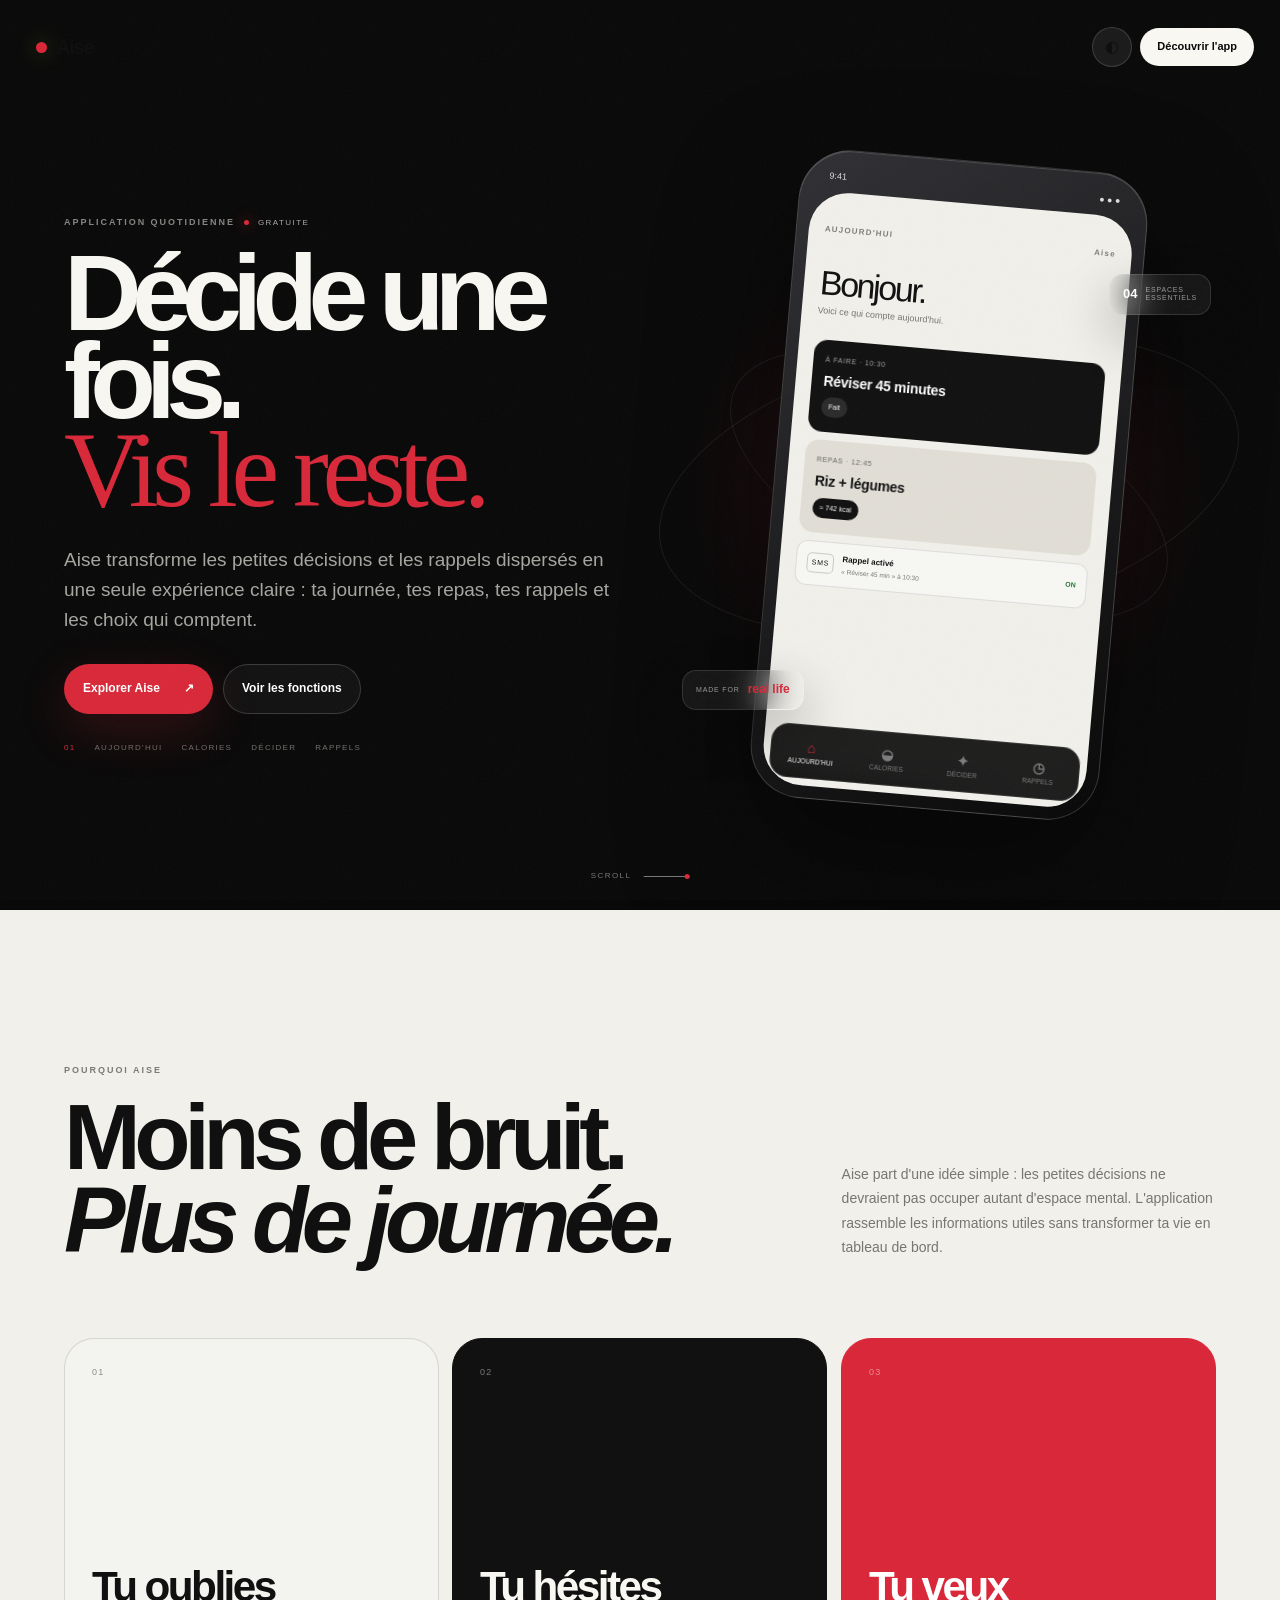
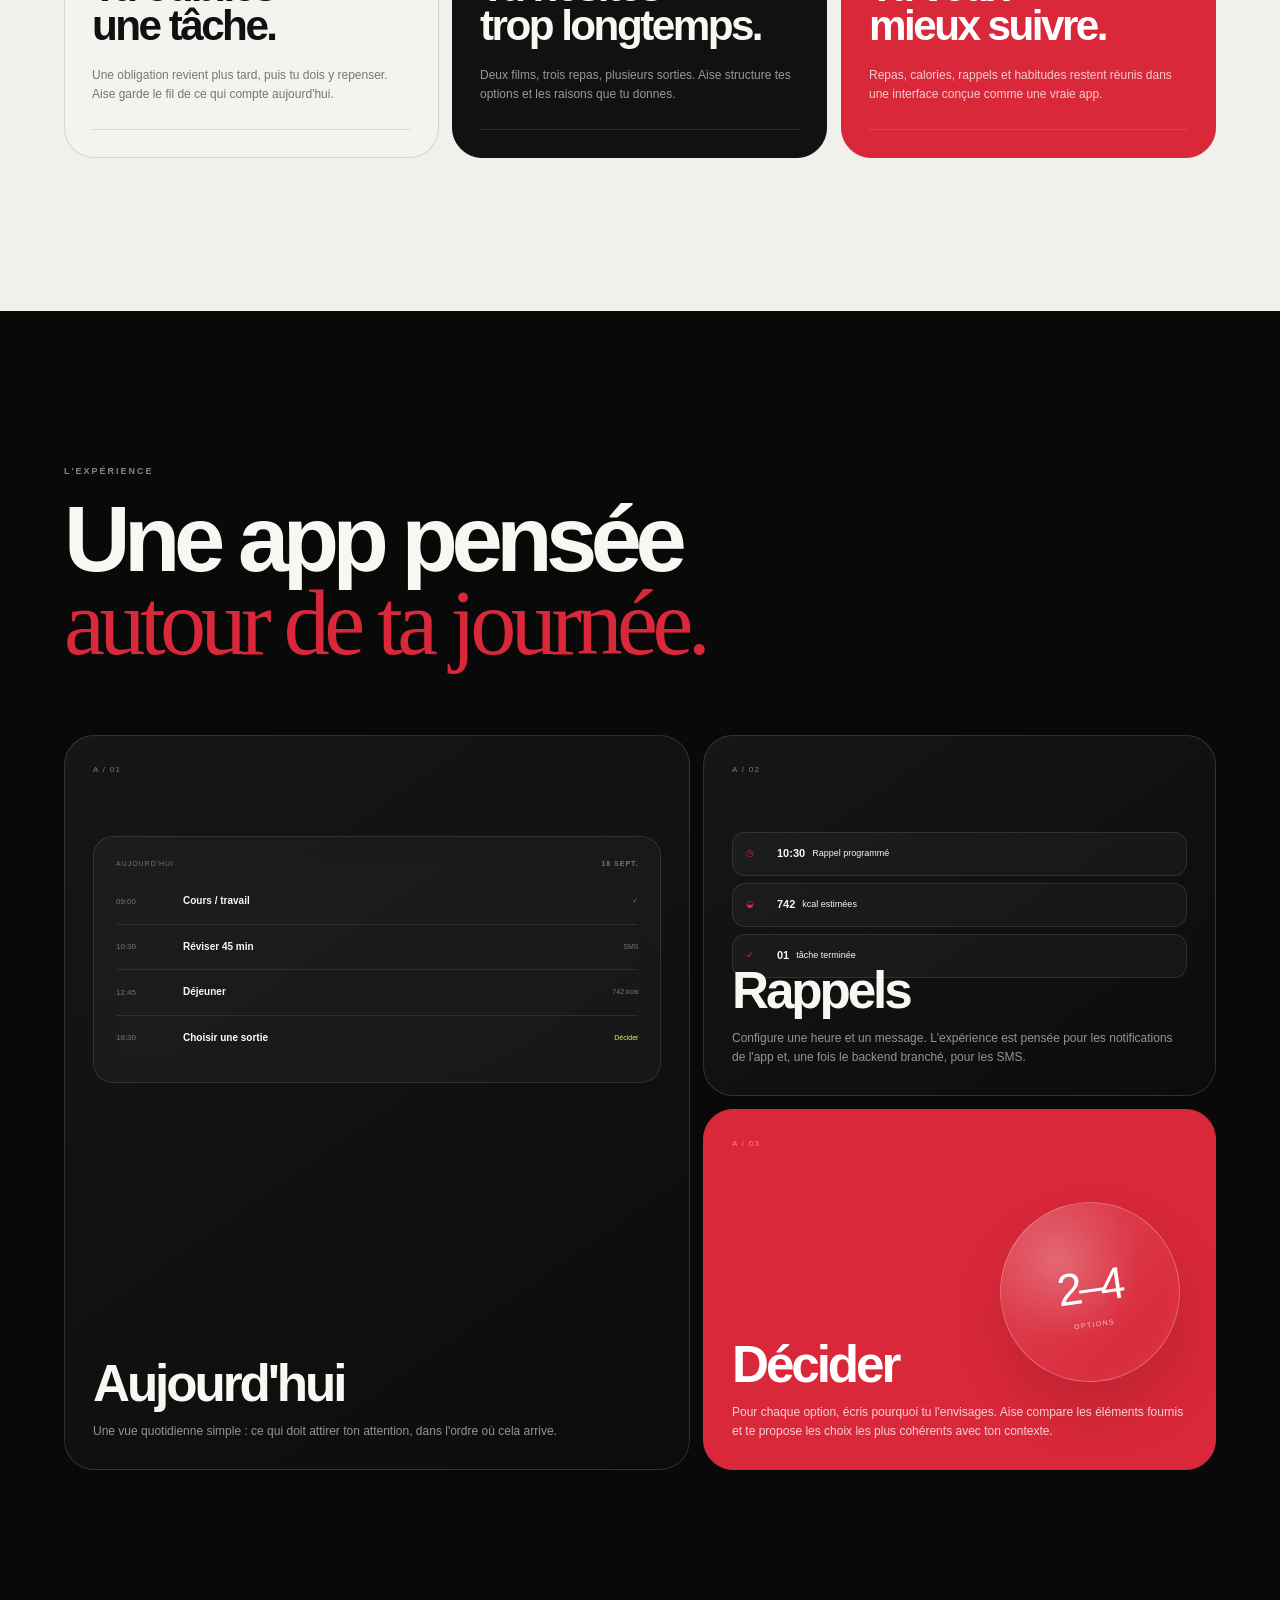
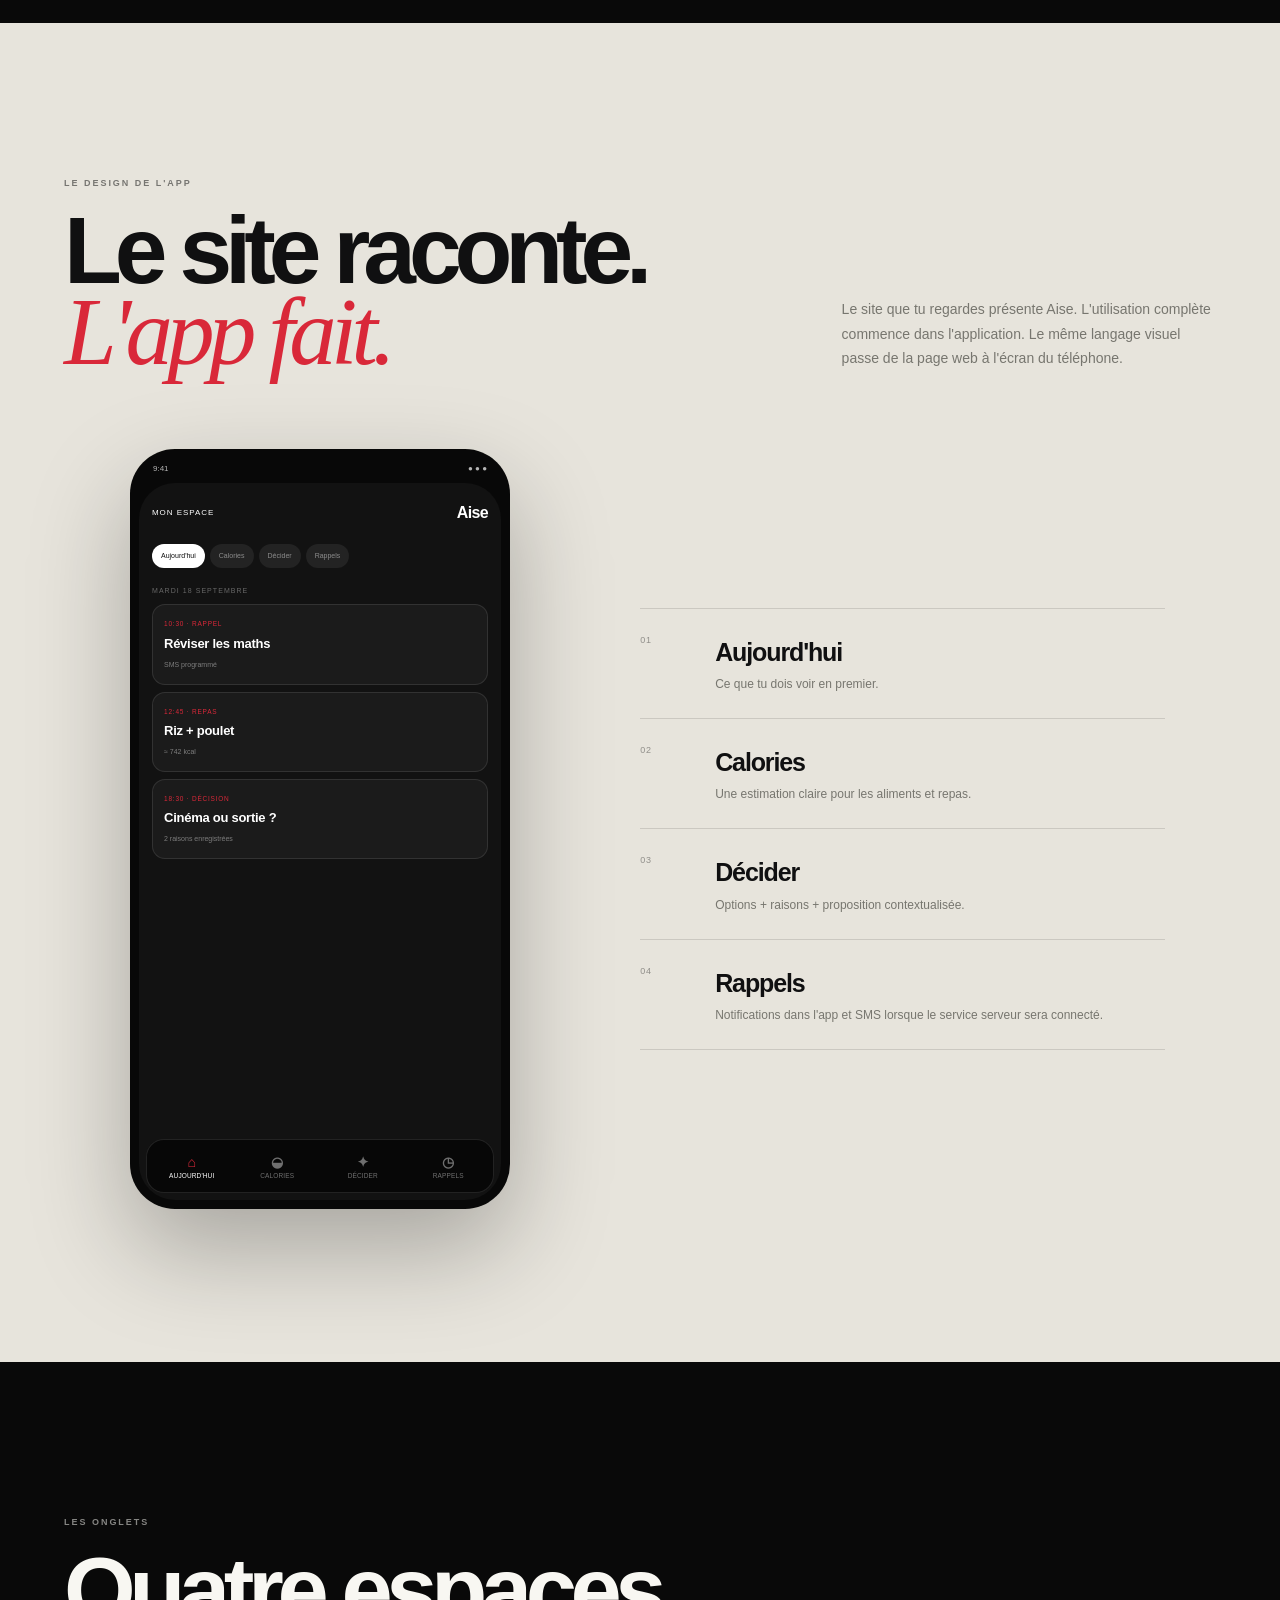
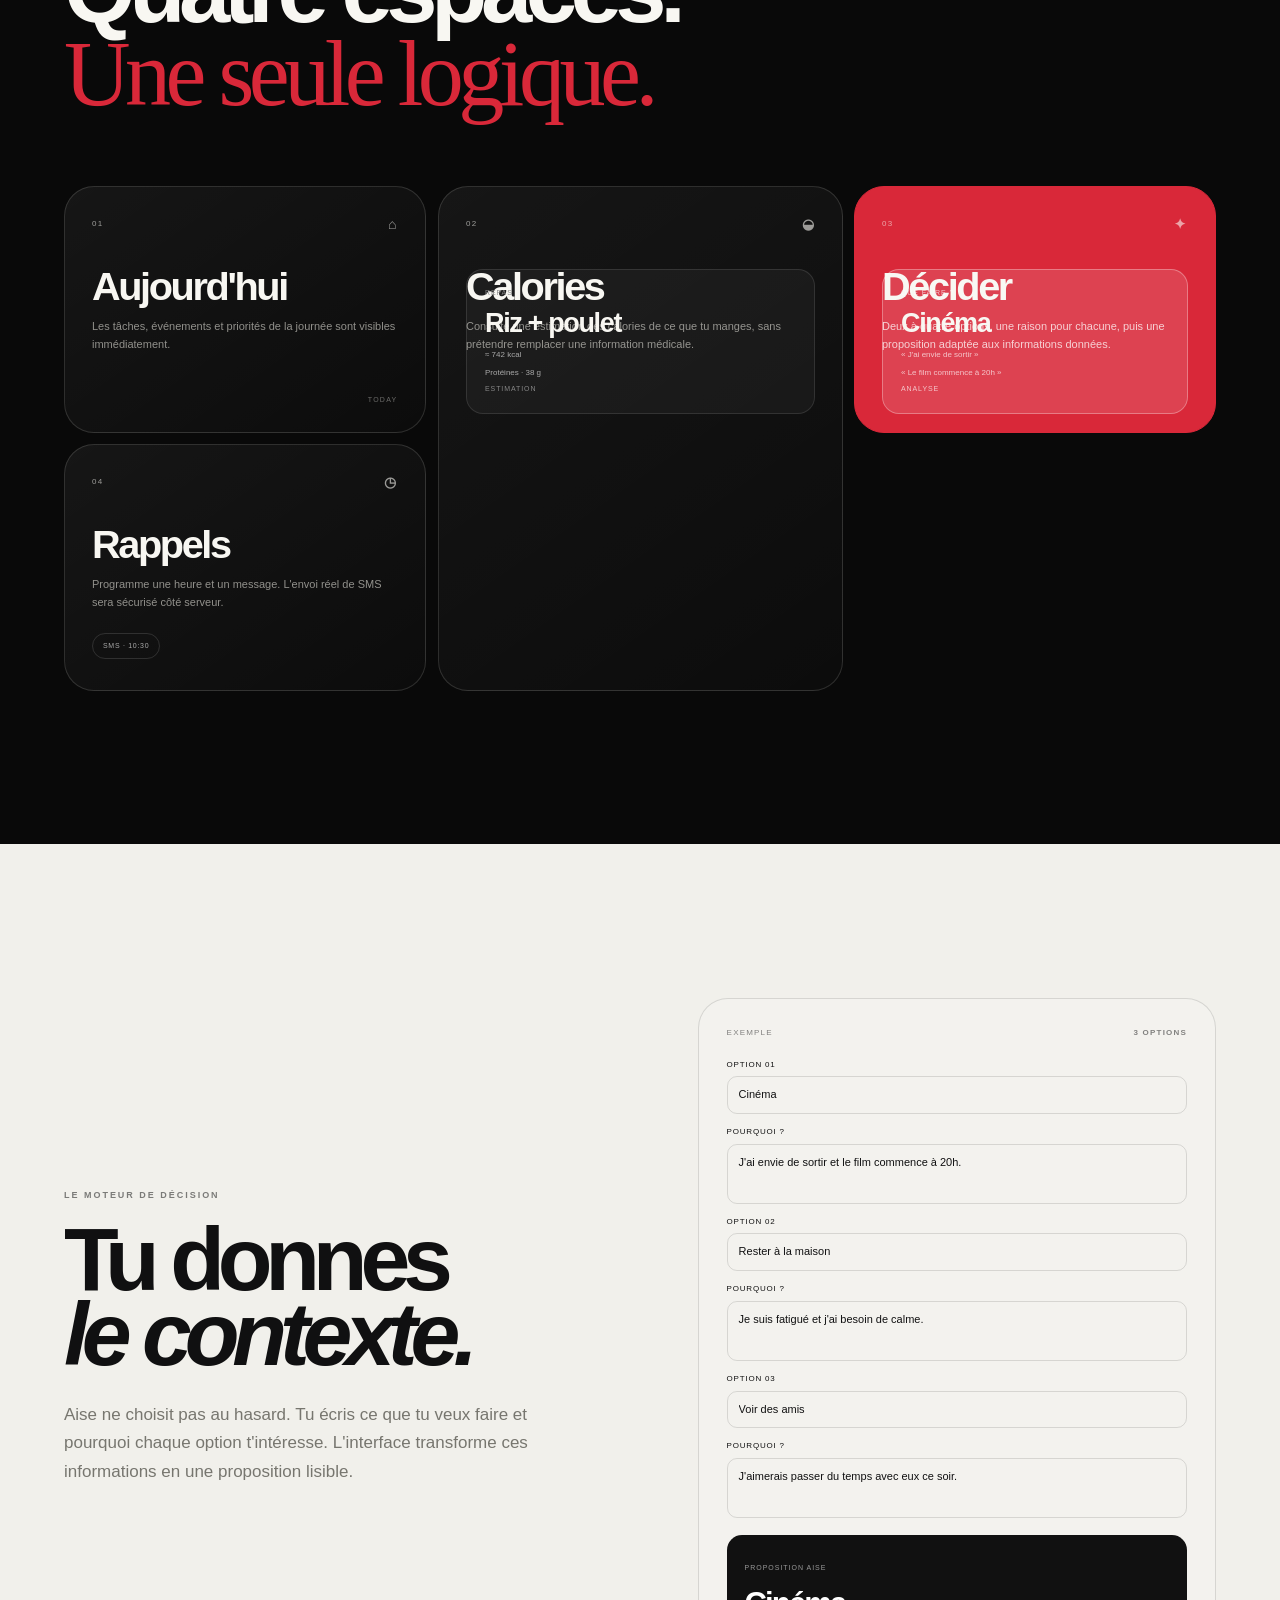
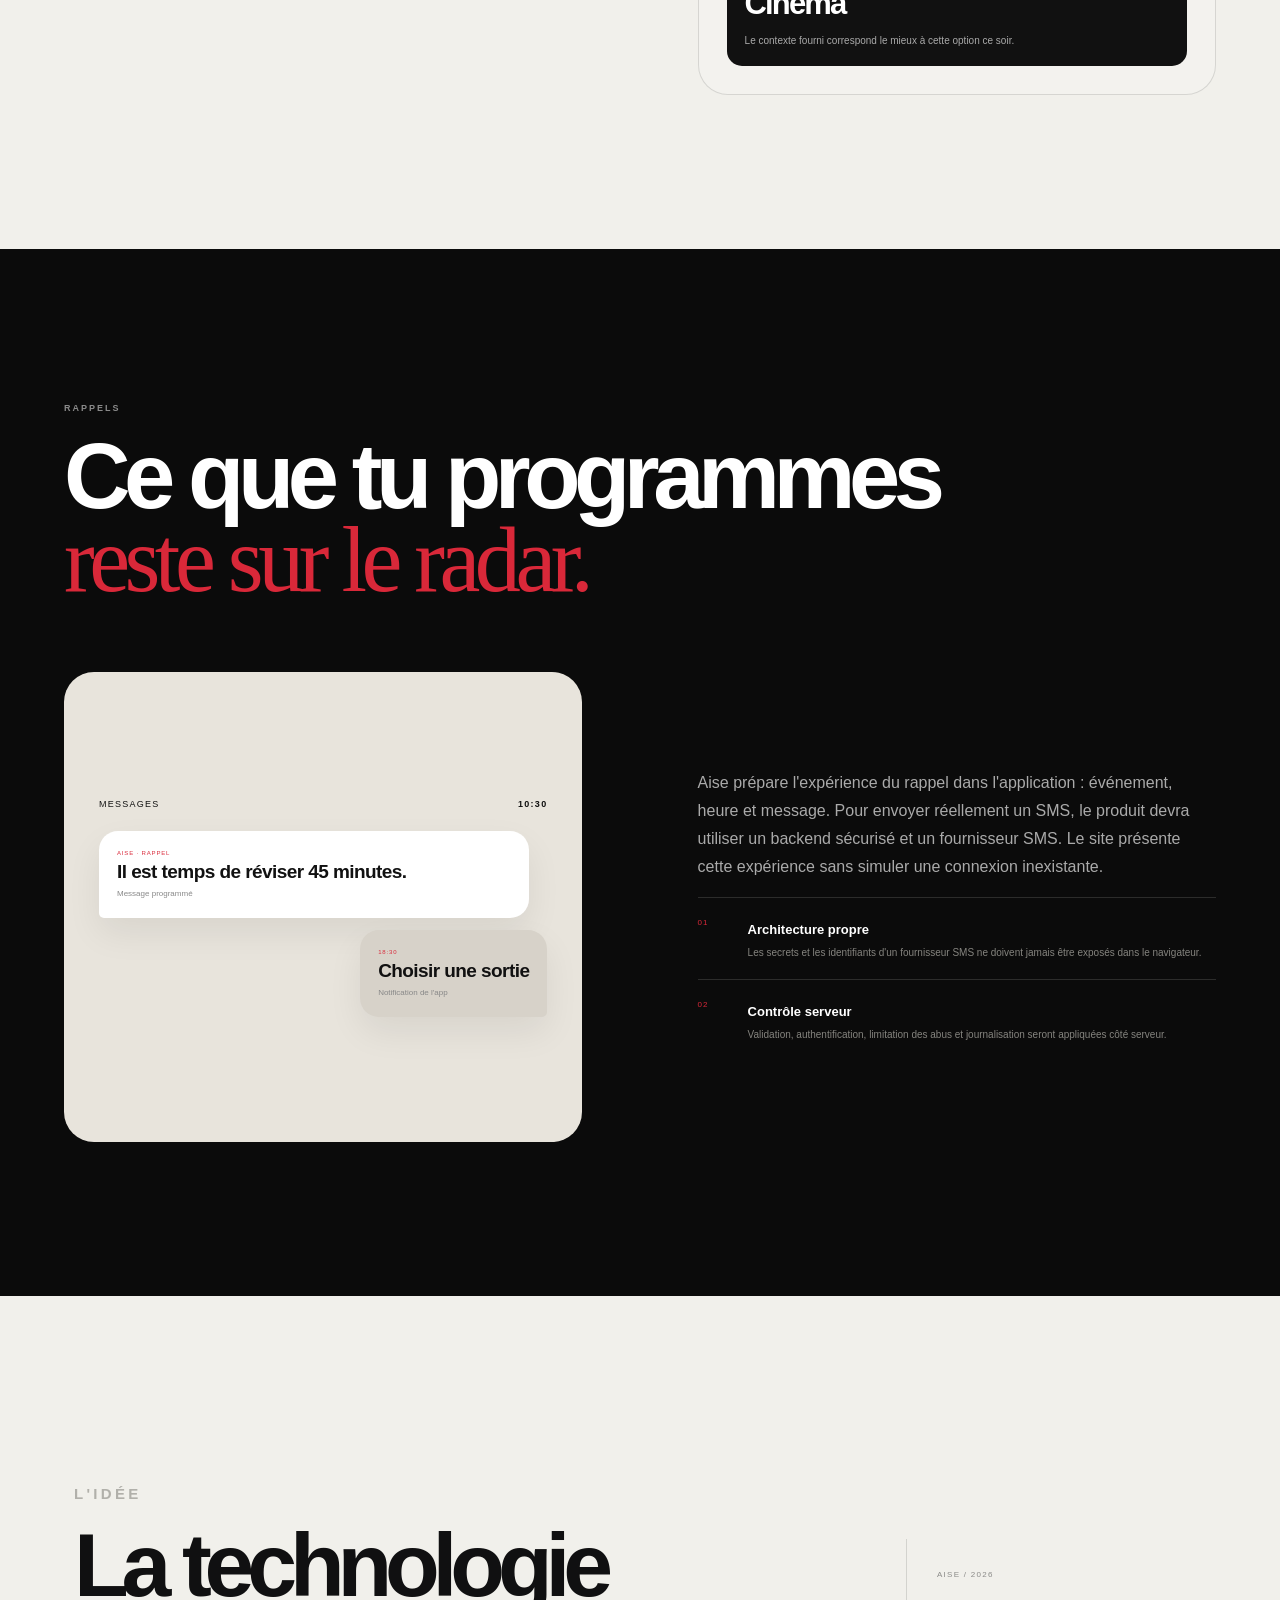
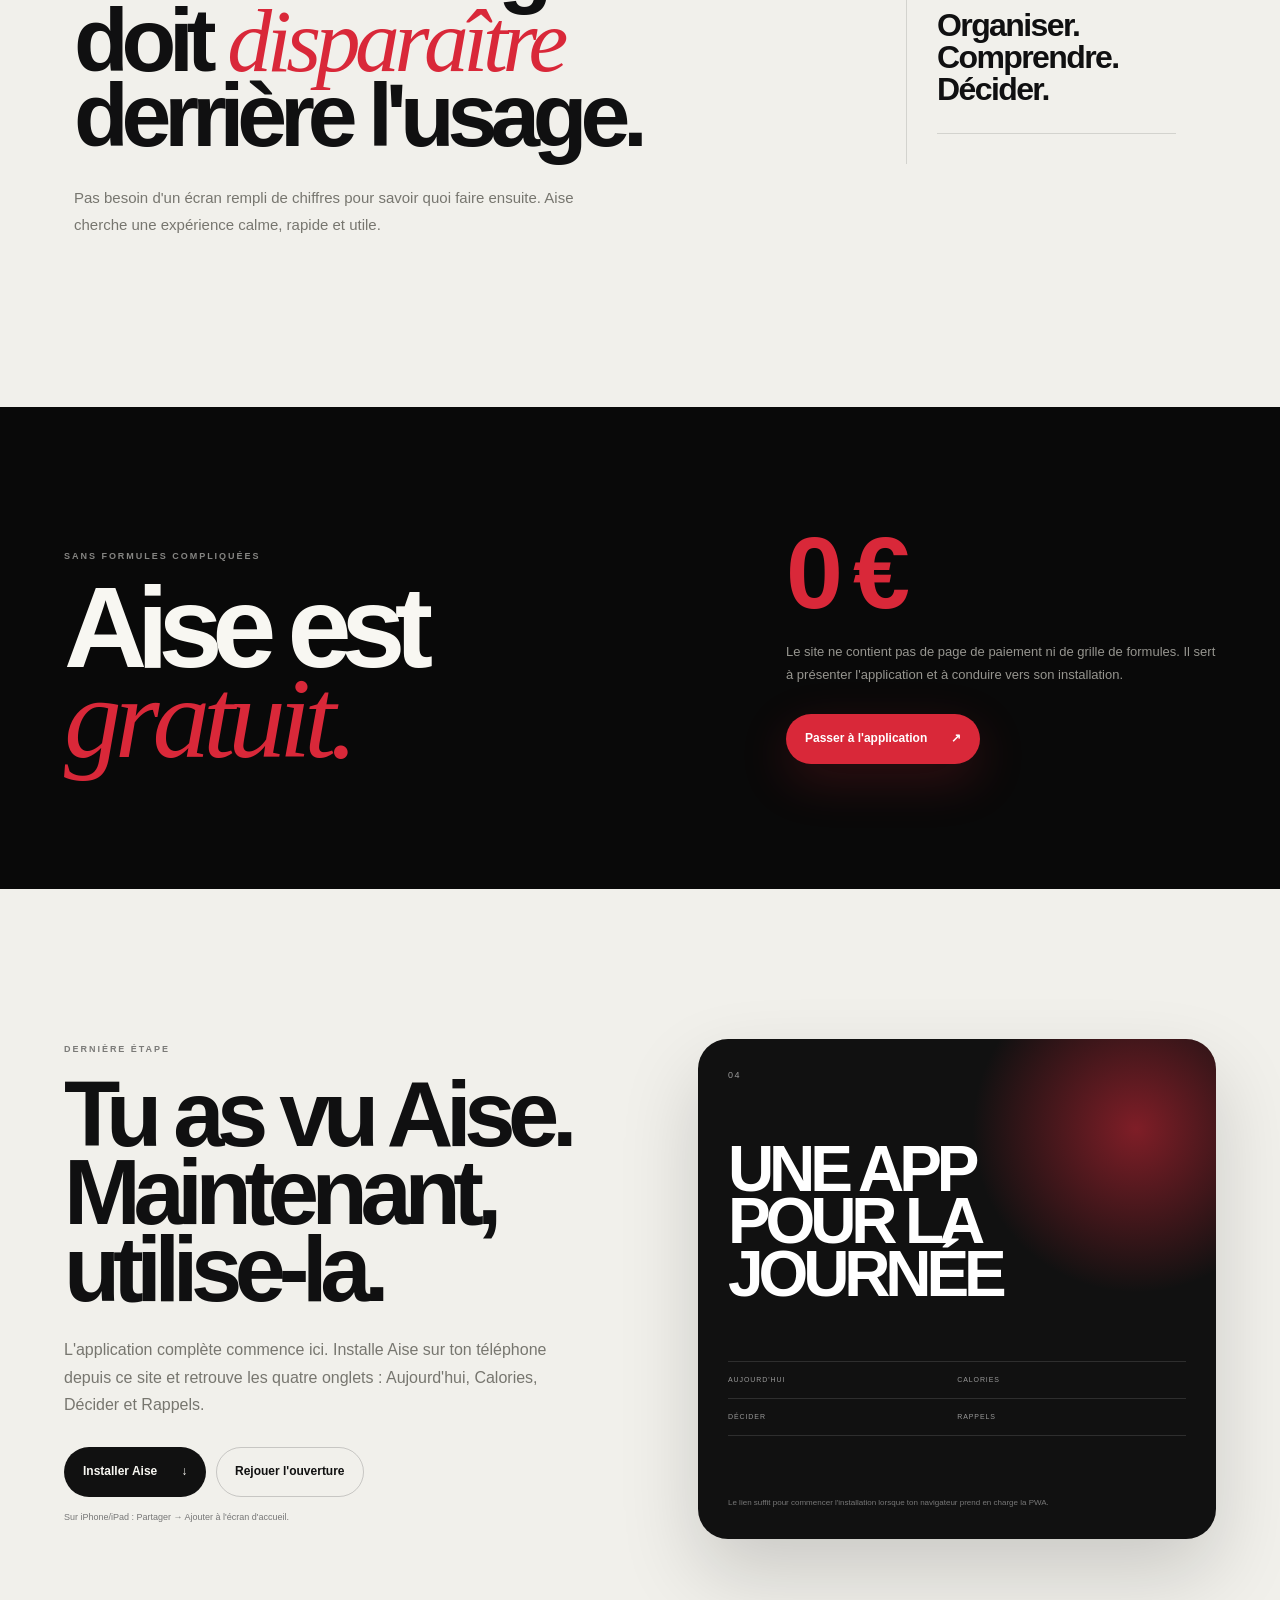
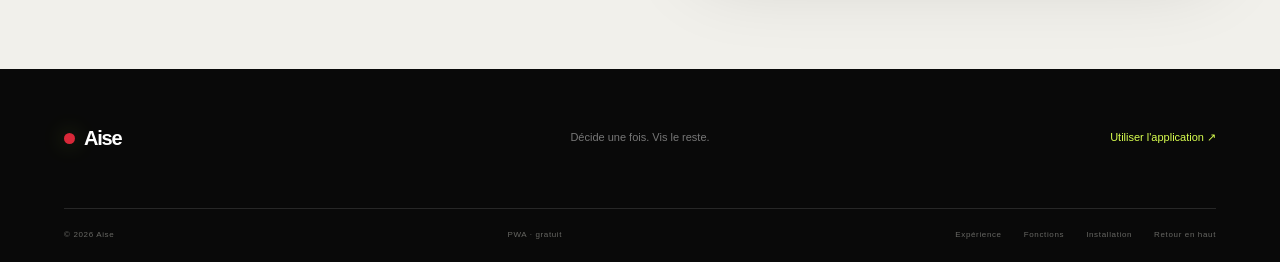
<file: index.html>
<!doctype html>
<html lang="fr">
<head>
  <meta charset="utf-8">
  <meta name="viewport" content="width=device-width, initial-scale=1, viewport-fit=cover">
  <meta name="theme-color" content="#d92839">
  <meta name="description" content="Aise — l'application qui aide à organiser sa journée, suivre ses repas, programmer des rappels et prendre des décisions.">
  <meta name="referrer" content="strict-origin-when-cross-origin">
  <meta name="robots" content="index,follow">
  <meta name="color-scheme" content="dark light">
  <title>Aise — Décide une fois. Vis le reste.</title>
  <link rel="manifest" href="/manifest.webmanifest">
  <link rel="icon" href="/assets/icon.svg" type="image/svg+xml">
  <link rel="stylesheet" href="/styles.css">
</head>
<body>
  <!-- Opening cinematic: the red cover splits like a cracked gift wrapper. -->
  <div class="opening" id="opening" aria-hidden="true">
    <div class="opening-panel opening-panel-left"></div>
    <div class="opening-panel opening-panel-right"></div>
    <div class="opening-crack" aria-hidden="true"><i></i><i></i><i></i><i></i><i></i><i></i></div>
    <div class="opening-brand"><span class="logo-mark"></span><strong>Aise</strong><small>Décide une fois. Vis le reste.</small></div>
  </div>

  <div class="grain" aria-hidden="true"></div>
  <div class="ambient ambient-a" aria-hidden="true"></div>
  <div class="ambient ambient-b" aria-hidden="true"></div>

  <header class="site-nav" id="siteNav">
    <a class="logo" href="#top" aria-label="Aise, accueil"><span class="logo-mark"></span><span>Aise</span></a>
    <nav class="desktop-nav" id="desktopNav" aria-label="Navigation principale">
      <a href="#problem">Pourquoi</a>
      <a href="#experience">Expérience</a>
      <a href="#features">Fonctions</a>
      <a href="#install">Installer</a>
    </nav>
    <div class="nav-right">
      <button class="theme-button" id="themeButton" type="button" aria-label="Changer de thème" aria-pressed="false">◐</button>
      <a class="nav-button" href="#install">Découvrir l'app</a>
      <button class="menu-button" id="menuButton" type="button" aria-label="Ouvrir le menu" aria-expanded="false" aria-controls="desktopNav"><span></span><span></span></button>
    </div>
  </header>

  <main id="top">
    <section class="hero dark-section section" data-section>
      <div class="hero-grid">
        <div class="hero-copy reveal" data-reveal>
          <div class="eyebrow-row"><p class="kicker">APPLICATION QUOTIDIENNE</p><span class="live-dot"></span><span class="live-label">GRATUITE</span></div>
          <h1>Décide une fois.<br><span>Vis le reste.</span></h1>
          <p class="hero-lead">Aise transforme les petites décisions et les rappels dispersés en une seule expérience claire : ta journée, tes repas, tes rappels et les choix qui comptent.</p>
          <div class="actions">
            <a class="button button-accent" href="#experience">Explorer Aise <span>↗</span></a>
            <a class="button button-outline" href="#features">Voir les fonctions</a>
          </div>
          <div class="hero-meta"><span>01</span><span>AUJOURD'HUI</span><span>CALORIES</span><span>DÉCIDER</span><span>RAPPELS</span></div>
        </div>

        <div class="hero-art reveal" data-reveal aria-label="Aperçu visuel de l'application Aise">
          <div class="art-glow"></div>
          <div class="orbit orbit-one"></div><div class="orbit orbit-two"></div>
          <div class="phone-shell app-phone">
            <div class="phone-status"><span>9:41</span><span>● ● ●</span></div>
            <div class="phone-screen">
              <div class="phone-head"><span>AUJOURD'HUI</span><strong>Aise</strong></div>
              <p class="phone-greeting">Bonjour.</p>
              <p class="phone-sub">Voici ce qui compte aujourd'hui.</p>
              <div class="phone-card primary-card"><small>À FAIRE · 10:30</small><strong>Réviser 45 minutes</strong><button type="button" class="mini-action">Fait</button></div>
              <div class="phone-card secondary-card"><small>REPAS · 12:45</small><strong>Riz + légumes</strong><button type="button" class="mini-action">≈ 742 kcal</button></div>
              <div class="phone-reminder"><span>SMS</span><div><strong>Rappel activé</strong><small>« Réviser 45 min » à 10:30</small></div><b>ON</b></div>
              <div class="phone-nav app-bottom-nav" aria-label="Onglets de l'application"><span class="active"><b>⌂</b>Aujourd'hui</span><span><b>◒</b>Calories</span><span><b>✦</b>Décider</span><span><b>◷</b>Rappels</span></div>
            </div>
          </div>
          <div class="floating-tag tag-top"><b>04</b><span>espaces<br>essentiels</span></div>
          <div class="floating-tag tag-bottom"><span>made for</span><b>real life</b></div>
        </div>
      </div>
      <div class="scroll-cue" aria-hidden="true"><span>SCROLL</span><i></i></div>
    </section>

    <section id="problem" class="section light-section problem-section" data-section>
      <div class="section-intro split-intro reveal" data-reveal>
        <div><p class="kicker">POURQUOI AISE</p><h2>Moins de bruit.<br><em>Plus de journée.</em></h2></div>
        <p>Aise part d'une idée simple : les petites décisions ne devraient pas occuper autant d'espace mental. L'application rassemble les informations utiles sans transformer ta vie en tableau de bord.</p>
      </div>
      <div class="editorial-grid">
        <article class="number-card reveal" data-reveal><span>01</span><strong>Tu oublies<br>une tâche.</strong><p>Une obligation revient plus tard, puis tu dois y repenser. Aise garde le fil de ce qui compte aujourd'hui.</p><div class="card-line"></div></article>
        <article class="number-card dark-card reveal" data-reveal><span>02</span><strong>Tu hésites<br>trop longtemps.</strong><p>Deux films, trois repas, plusieurs sorties. Aise structure tes options et les raisons que tu donnes.</p><div class="card-line"></div></article>
        <article class="number-card accent-card reveal" data-reveal><span>03</span><strong>Tu veux<br>mieux suivre.</strong><p>Repas, calories, rappels et habitudes restent réunis dans une interface conçue comme une vraie app.</p><div class="card-line"></div></article>
      </div>
    </section>

    <section id="experience" class="section dark-section experience-section" data-section>
      <div class="wide-title reveal" data-reveal>
        <p class="kicker">L'EXPÉRIENCE</p>
        <h2>Une app pensée<br><span>autour de ta journée.</span></h2>
      </div>
      <div class="experience-layout">
        <article class="feature-story story-large reveal" data-reveal>
          <div class="story-index">A / 01</div>
          <div class="story-visual routine-visual">
            <div class="routine-header"><span>AUJOURD'HUI</span><b>18 SEPT.</b></div>
            <div class="routine-line"><span>09:00</span><b>Cours / travail</b><i>✓</i></div>
            <div class="routine-line"><span>10:30</span><b>Réviser 45 min</b><i>SMS</i></div>
            <div class="routine-line"><span>12:45</span><b>Déjeuner</b><i>742 kcal</i></div>
            <div class="routine-line active"><span>18:30</span><b>Choisir une sortie</b><i>Décider</i></div>
          </div>
          <div class="story-copy"><h3>Aujourd'hui</h3><p>Une vue quotidienne simple : ce qui doit attirer ton attention, dans l'ordre où cela arrive.</p></div>
        </article>
        <article class="feature-story story-small reveal" data-reveal>
          <div class="story-index">A / 02</div>
          <div class="glass-list"><div><span>◷</span><strong>10:30</strong> Rappel programmé</div><div><span>◒</span><strong>742</strong> kcal estimées</div><div><span>✓</span><strong>01</strong> tâche terminée</div></div>
          <div class="story-copy"><h3>Rappels</h3><p>Configure une heure et un message. L'expérience est pensée pour les notifications de l'app et, une fois le backend branché, pour les SMS.</p></div>
        </article>
        <article class="feature-story story-accent reveal" data-reveal>
          <div class="story-index">A / 03</div>
          <div class="decision-orb"><span>2–4</span><small>OPTIONS</small></div>
          <div class="story-copy"><h3>Décider</h3><p>Pour chaque option, écris pourquoi tu l'envisages. Aise compare les éléments fournis et te propose les choix les plus cohérents avec ton contexte.</p></div>
        </article>
      </div>
    </section>

    <section class="section light-section app-preview-section" data-section>
      <div class="app-preview-heading reveal" data-reveal>
        <div><p class="kicker">LE DESIGN DE L'APP</p><h2>Le site raconte.<br><em>L'app fait.</em></h2></div>
        <p>Le site que tu regardes présente Aise. L'utilisation complète commence dans l'application. Le même langage visuel passe de la page web à l'écran du téléphone.</p>
      </div>
      <div class="app-showcase reveal" data-reveal>
        <div class="showcase-phone">
          <div class="showcase-status"><span>9:41</span><span>● ● ●</span></div>
          <div class="showcase-screen">
            <div class="showcase-top"><span>MON ESPACE</span><strong>Aise</strong></div>
            <div class="showcase-tabs" role="tablist" aria-label="Aperçu des écrans"><button class="active" type="button" data-preview="today">Aujourd'hui</button><button type="button" data-preview="calories">Calories</button><button type="button" data-preview="decide">Décider</button><button type="button" data-preview="reminders">Rappels</button></div>
            <div class="preview-panel is-active" data-panel="today"><div class="showcase-date">MARDI 18 SEPTEMBRE</div><div class="showcase-task"><small>10:30 · RAPPEL</small><strong>Réviser les maths</strong><span>SMS programmé</span></div><div class="showcase-task"><small>12:45 · REPAS</small><strong>Riz + poulet</strong><span>≈ 742 kcal</span></div><div class="showcase-task"><small>18:30 · DÉCISION</small><strong>Cinéma ou sortie ?</strong><span>2 raisons enregistrées</span></div></div>
            <div class="preview-panel" data-panel="calories"><div class="metric-hero"><span>REPAS DU JOUR</span><strong>742</strong><small>kcal estimées</small></div><div class="macro-row"><span>Glucides</span><b>82 g</b></div><div class="macro-row"><span>Protéines</span><b>38 g</b></div><div class="macro-row"><span>Lipides</span><b>21 g</b></div><p class="preview-note">Une estimation, pas une mesure médicale.</p></div>
            <div class="preview-panel" data-panel="decide"><div class="decision-demo"><span>QUE FAIRE CE SOIR ?</span><strong>Cinéma</strong><p>« J'ai envie de sortir. Le film commence à 20h. »</p><div><b>01</b><b>02</b><b>03</b></div><small>PROPOSITION CONTEXTUELLE</small></div></div>
            <div class="preview-panel" data-panel="reminders"><div class="sms-mini"><span>RAPPEL</span><strong>Réviser 45 minutes</strong><small>18 septembre · 10:30</small><b>SMS PRÊT</b></div><div class="sms-mini ghost"><span>NEXT</span><strong>Choisir une sortie</strong><small>18 septembre · 18:30</small><b>NOTIFICATION APP</b></div></div>
            <div class="phone-nav app-bottom-nav" aria-label="Navigation de l'application"><span class="active"><b>⌂</b>Aujourd'hui</span><span><b>◒</b>Calories</span><span><b>✦</b>Décider</span><span><b>◷</b>Rappels</span></div>
          </div>
        </div>
        <div class="showcase-copy">
          <div class="showcase-line"><span>01</span><div><strong>Aujourd'hui</strong><p>Ce que tu dois voir en premier.</p></div></div>
          <div class="showcase-line"><span>02</span><div><strong>Calories</strong><p>Une estimation claire pour les aliments et repas.</p></div></div>
          <div class="showcase-line"><span>03</span><div><strong>Décider</strong><p>Options + raisons + proposition contextualisée.</p></div></div>
          <div class="showcase-line"><span>04</span><div><strong>Rappels</strong><p>Notifications dans l'app et SMS lorsque le service serveur sera connecté.</p></div></div>
        </div>
      </div>
    </section>

    <section id="features" class="section dark-section feature-section" data-section>
      <div class="wide-title reveal" data-reveal><p class="kicker">LES ONGLETS</p><h2>Quatre espaces.<br><span>Une seule logique.</span></h2></div>
      <div class="feature-mosaic app-feature-mosaic">
        <article class="mosaic-card reveal" data-reveal><div class="mosaic-top"><span>01</span><b>⌂</b></div><h3>Aujourd'hui</h3><p>Les tâches, événements et priorités de la journée sont visibles immédiatement.</p><div class="mosaic-index">TODAY</div></article>
        <article class="mosaic-card tall reveal" data-reveal><div class="mosaic-top"><span>02</span><b>◒</b></div><div class="mini-ui calories-ui"><span>REPAS</span><strong>Riz + poulet</strong><i>≈ 742 kcal</i><i>Protéines · 38 g</i><small>ESTIMATION</small></div><h3>Calories</h3><p>Consulte une estimation des calories de ce que tu manges, sans prétendre remplacer une information médicale.</p></article>
        <article class="mosaic-card accent-mosaic reveal" data-reveal><div class="mosaic-top"><span>03</span><b>✦</b></div><div class="mini-ui decide-ui"><span>QUE FAIRE ?</span><strong>Cinéma</strong><i>« J'ai envie de sortir »</i><i>« Le film commence à 20h »</i><small>ANALYSE</small></div><h3>Décider</h3><p>Deux à quatre options, une raison pour chacune, puis une proposition adaptée aux informations données.</p></article>
        <article class="mosaic-card reveal" data-reveal><div class="mosaic-top"><span>04</span><b>◷</b></div><h3>Rappels</h3><p>Programme une heure et un message. L'envoi réel de SMS sera sécurisé côté serveur.</p><div class="sms-chip">SMS · 10:30</div></article>
      </div>
    </section>

    <section class="section light-section decision-detail" data-section>
      <div class="decision-detail-grid">
        <div class="reveal" data-reveal><p class="kicker">LE MOTEUR DE DÉCISION</p><h2>Tu donnes<br><em>le contexte.</em></h2><p class="large-copy">Aise ne choisit pas au hasard. Tu écris ce que tu veux faire et pourquoi chaque option t'intéresse. L'interface transforme ces informations en une proposition lisible.</p></div>
        <div class="decision-form-demo reveal" data-reveal>
          <div class="demo-top"><span>EXEMPLE</span><b>3 OPTIONS</b></div>
          <label>Option 01<input value="Cinéma" readonly></label><label>Pourquoi ?<textarea readonly>J'ai envie de sortir et le film commence à 20h.</textarea></label>
          <label>Option 02<input value="Rester à la maison" readonly></label><label>Pourquoi ?<textarea readonly>Je suis fatigué et j'ai besoin de calme.</textarea></label>
          <label>Option 03<input value="Voir des amis" readonly></label><label>Pourquoi ?<textarea readonly>J'aimerais passer du temps avec eux ce soir.</textarea></label>
          <div class="demo-result"><small>PROPOSITION AISE</small><strong>Cinéma</strong><p>Le contexte fourni correspond le mieux à cette option ce soir.</p></div>
        </div>
      </div>
    </section>

    <section class="section dark-section reminder-detail" data-section>
      <div class="wide-title reveal" data-reveal><p class="kicker">RAPPELS</p><h2>Ce que tu programmes<br><span>reste sur le radar.</span></h2></div>
      <div class="reminder-layout">
        <div class="sms-visual reveal" data-reveal>
          <div class="sms-phone-header"><span>MESSAGES</span><b>10:30</b></div>
          <div class="sms-bubble"><small>AISE · RAPPEL</small><strong>Il est temps de réviser 45 minutes.</strong><span>Message programmé</span></div>
          <div class="sms-bubble ghost"><small>18:30</small><strong>Choisir une sortie</strong><span>Notification de l'app</span></div>
        </div>
        <div class="reminder-copy reveal" data-reveal><p>Aise prépare l'expérience du rappel dans l'application : événement, heure et message. Pour envoyer réellement un SMS, le produit devra utiliser un backend sécurisé et un fournisseur SMS. Le site présente cette expérience sans simuler une connexion inexistante.</p><div class="security-note"><span>01</span><div><strong>Architecture propre</strong><p>Les secrets et les identifiants d'un fournisseur SMS ne doivent jamais être exposés dans le navigateur.</p></div></div><div class="security-note"><span>02</span><div><strong>Contrôle serveur</strong><p>Validation, authentification, limitation des abus et journalisation seront appliquées côté serveur.</p></div></div></div>
      </div>
    </section>

    <section class="section light-section manifesto-section" data-section>
      <div class="manifesto reveal" data-reveal><p class="kicker">L'IDÉE</p><h2>La technologie<br>doit <em>disparaître</em><br>derrière l'usage.</h2><p>Pas besoin d'un écran rempli de chiffres pour savoir quoi faire ensuite. Aise cherche une expérience calme, rapide et utile.</p></div>
      <div class="manifesto-side reveal" data-reveal><span>AISE / 2026</span><strong>Organiser.<br>Comprendre.<br>Décider.</strong><i></i></div>
    </section>

    <section class="section dark-section free-section" data-section>
      <div class="free-layout reveal" data-reveal><div><p class="kicker">SANS FORMULES COMPLIQUÉES</p><h2>Aise est<br><em>gratuit.</em></h2></div><div class="free-copy"><div class="free-number">0 €</div><p>Le site ne contient pas de page de paiement ni de grille de formules. Il sert à présenter l'application et à conduire vers son installation.</p><a href="#install" class="button button-accent">Passer à l'application <span>↗</span></a></div></div>
    </section>

    <section id="install" class="section light-section install-section" data-section>
      <div class="install-grid reveal" data-reveal>
        <div><p class="kicker">DERNIÈRE ÉTAPE</p><h2>Tu as vu Aise.<br><span>Maintenant, utilise-la.</span></h2><p>L'application complète commence ici. Installe Aise sur ton téléphone depuis ce site et retrouve les quatre onglets : Aujourd'hui, Calories, Décider et Rappels.</p><div class="actions"><button class="button button-dark" id="installButton" type="button">Installer Aise <span>↓</span></button><button class="button button-outline-dark" id="replayOpening" type="button">Rejouer l'ouverture</button></div><p class="install-hint" id="installHint">Sur iPhone/iPad : Partager → Ajouter à l'écran d'accueil.</p></div>
        <div class="install-card"><div class="install-card-number">04</div><strong>UNE APP<br>POUR LA JOURNÉE</strong><div class="install-card-grid"><span>AUJOURD'HUI</span><span>CALORIES</span><span>DÉCIDER</span><span>RAPPELS</span></div><small>Le lien suffit pour commencer l'installation lorsque ton navigateur prend en charge la PWA.</small></div>
      </div>
    </section>
  </main>

  <footer class="site-footer">
    <div class="footer-top"><a class="logo" href="#top"><span class="logo-mark"></span><span>Aise</span></a><p>Décide une fois. Vis le reste.</p><a class="footer-cta" href="#install">Utiliser l'application ↗</a></div>
    <div class="footer-bottom"><span>© 2026 Aise</span><span>PWA · gratuit</span><div><a href="#experience">Expérience</a><a href="#features">Fonctions</a><a href="#install">Installation</a><a href="#top">Retour en haut</a></div></div>
  </footer>

  <script src="/app.js" defer></script>
  <script src="/register-sw.js" defer></script>
</body>
</html>
</file>
<file: styles.css>
:root{
  --paper:#f1f0eb;--paper-2:#e7e4dc;--ink:#101011;--muted:#77766f;
  --black:#090909;--black-2:#111112;--white:#f8f7f2;--line:rgba(16,16,17,.13);--dark-line:rgba(248,247,242,.14);
  --accent:#d92839;--accent-soft:#ff4c5c;--acid:#d9ff4f;--ease:cubic-bezier(.2,.8,.2,1);--ease-sharp:cubic-bezier(.77,0,.18,1);
  --radius:30px;--max:1260px;--nav-h:58px
}
*{box-sizing:border-box}
html{scroll-behavior:smooth;scroll-padding-top:100px}
body{margin:0;background:var(--paper);color:var(--ink);font-family:Inter,-apple-system,BlinkMacSystemFont,"Segoe UI",Arial,sans-serif;line-height:1.45;overflow-x:hidden;text-rendering:optimizeLegibility}
body.light-mode{--paper:#101011;--paper-2:#19191a;--ink:#f7f6f1;--muted:#a5a39b;--black:#f7f6f1;--black-2:#e9e8e1;--white:#111112;--line:rgba(255,255,255,.13)}
body.opening-active{overflow:hidden}
a{color:inherit}
button,input,textarea{font:inherit}
button{touch-action:manipulation}
::selection{background:var(--accent);color:#fff}
.grain{position:fixed;inset:0;z-index:80;pointer-events:none;opacity:.035;background-image:url("data:image/svg+xml,%3Csvg xmlns='http://www.w3.org/2000/svg' width='180' height='180'%3E%3Cfilter id='n'%3E%3CfeTurbulence type='fractalNoise' baseFrequency='.85' numOctaves='3' stitchTiles='stitch'/%3E%3C/filter%3E%3Crect width='100%25' height='100%25' filter='url(%23n)'/%3E%3C/svg%3E")}
.ambient{position:fixed;pointer-events:none;border-radius:50%;filter:blur(90px);opacity:.08;z-index:0}.ambient-a{width:400px;height:400px;background:var(--accent);top:15%;left:-180px}.ambient-b{width:360px;height:360px;background:var(--acid);right:-180px;top:55%}
/* ---------- Cinematic opening ---------- */
.opening{position:fixed;inset:0;z-index:9999;background:var(--accent);display:grid;place-items:center;overflow:hidden;isolation:isolate}
.opening-panel{position:absolute;top:-3%;bottom:-3%;width:53%;background:linear-gradient(115deg,#b81f2d,var(--accent) 55%,#ef3e4e);will-change:transform;transition:transform 1.25s var(--ease-sharp)}
.opening-panel-left{left:-1%;clip-path:polygon(0 0,100% 0,95% 8%,99% 16%,93% 25%,100% 34%,94% 44%,99% 54%,92% 64%,98% 73%,94% 83%,100% 92%,0 100%)}
.opening-panel-right{right:-1%;clip-path:polygon(0 0,100% 0,100% 100%,0 92%,6% 83%,2% 73%,8% 64%,1% 54%,6% 44%,0 34%,7% 25%,1% 16%,5% 8%)}
.opening::before{content:"";position:absolute;inset:0;background:radial-gradient(circle at center,rgba(255,255,255,.2),transparent 30%),repeating-linear-gradient(125deg,transparent 0 18px,rgba(0,0,0,.07) 19px 21px);mix-blend-mode:overlay}
.opening-crack{position:absolute;inset:0;z-index:4;filter:drop-shadow(0 0 8px rgba(255,255,255,.85));transition:opacity .28s ease}
.opening-crack::before{content:"";position:absolute;left:50%;top:-2%;height:104%;width:4px;transform:translateX(-50%) rotate(1deg);background:linear-gradient(to bottom,transparent 0 4%,#fff 4.5% 10%,transparent 10.5% 18%,#fff 18.5% 23%,transparent 23.5% 31%,#fff 31.5% 43%,transparent 43.5% 51%,#fff 51.5% 58%,transparent 58.5% 69%,#fff 69.5% 77%,transparent 77.5% 88%,#fff 88.5% 95%,transparent 95.5%)}
.opening-crack i{position:absolute;left:50%;width:clamp(60px,10vw,170px);height:3px;background:#fff;transform-origin:left center;opacity:.88}.opening-crack i:nth-child(1){top:12%;transform:rotate(25deg)}.opening-crack i:nth-child(2){top:27%;transform:rotate(-20deg)}.opening-crack i:nth-child(3){top:43%;transform:rotate(30deg)}.opening-crack i:nth-child(4){top:59%;transform:rotate(-27deg)}.opening-crack i:nth-child(5){top:75%;transform:rotate(19deg)}.opening-crack i:nth-child(6){top:90%;transform:rotate(-16deg)}
.opening-brand{position:relative;z-index:5;display:grid;justify-items:center;gap:10px;color:#fff;text-align:center;transition:opacity .38s ease,transform .7s var(--ease)}
.opening-brand .logo-mark{width:36px;height:36px;border:2px solid #fff;background:transparent}.opening-brand strong{font-size:clamp(44px,7vw,90px);letter-spacing:-.075em}.opening-brand small{font-size:9px;letter-spacing:.25em;text-transform:uppercase;opacity:.8}
.opening.is-opening .opening-panel-left{transform:translateX(-105%)}.opening.is-opening .opening-panel-right{transform:translateX(105%)}.opening.is-opening .opening-crack{opacity:0}.opening.is-opening .opening-brand{opacity:0;transform:scale(1.22)}.opening.is-done{display:none}
/* ---------- Header ---------- */
.site-nav{position:fixed;top:18px;left:50%;width:min(var(--max),calc(100% - 34px));height:var(--nav-h);z-index:90;display:flex;align-items:center;justify-content:space-between;padding:7px 8px 7px 18px;border:1px solid transparent;border-radius:999px;transform:translateX(-50%);transition:background .38s ease,border-color .38s ease,box-shadow .38s ease,top .38s var(--ease),opacity .38s ease,color .38s ease;will-change:top}
.site-nav.scrolled{background:rgba(13,13,14,.78);backdrop-filter:blur(24px);-webkit-backdrop-filter:blur(24px);border-color:rgba(255,255,255,.12);color:#fff;box-shadow:0 18px 60px rgba(0,0,0,.2)}
.site-nav.nav-up{top:10px}.site-nav.nav-top{box-shadow:none}
.logo{display:flex;align-items:center;gap:9px;text-decoration:none;font-weight:850;letter-spacing:-.06em;font-size:20px}.logo-mark{width:11px;height:11px;border-radius:50%;background:var(--accent);box-shadow:0 0 22px rgba(217,255,79,.3);flex:none}
.desktop-nav{display:flex;gap:28px;margin-left:auto;margin-right:28px}.desktop-nav a{font-size:11px;text-decoration:none;opacity:.58;transition:opacity .2s ease}.desktop-nav a:hover{opacity:1}.nav-right{display:flex;align-items:center;gap:8px}.theme-button,.menu-button{border:1px solid rgba(255,255,255,.15);background:rgba(255,255,255,.07);color:inherit;cursor:pointer}.theme-button{width:40px;height:40px;border-radius:50%}.nav-button{padding:11px 17px;border-radius:999px;background:var(--white);color:var(--black);font-size:11px;font-weight:850;text-decoration:none}.menu-button{display:none;width:42px;height:40px;border-radius:50%;position:relative}.menu-button span{position:absolute;left:13px;width:15px;height:1px;background:currentColor;transition:transform .25s ease}.menu-button span:first-child{top:16px}.menu-button span:last-child{top:23px}.menu-open .menu-button span:first-child{transform:translateY(3.5px) rotate(45deg)}.menu-open .menu-button span:last-child{transform:translateY(-3.5px) rotate(-45deg)}
/* ---------- Shared layout ---------- */
.section{position:relative;z-index:1;padding:clamp(105px,12vw,170px) max(20px,5vw);overflow:hidden}.dark-section{background:var(--black);color:var(--white)}.light-section{background:var(--paper);color:var(--ink)}
.hero{min-height:100svh;padding-top:145px;padding-bottom:85px;display:flex;align-items:center}.hero-grid{width:min(var(--max),100%);margin:auto;display:grid;grid-template-columns:minmax(0,1.03fr) minmax(380px,.97fr);gap:50px;align-items:center}.eyebrow-row{display:flex;align-items:center;gap:9px}.kicker{margin:0 0 20px;font-size:9px;letter-spacing:.22em;font-weight:850;opacity:.52}.eyebrow-row .kicker{margin:0}.live-dot{width:5px;height:5px;border-radius:50%;background:var(--accent);box-shadow:0 0 14px var(--accent)}.live-label{font-size:8px;letter-spacing:.18em;color:#aaa}
.hero h1{margin:20px 0 0;font-size:clamp(65px,8.4vw,124px);line-height:.82;letter-spacing:-.09em;font-weight:780}.hero h1 span,.wide-title h2 span,.free-layout h2 em,.manifesto h2 em,.app-preview-heading em{color:var(--accent);font-family:Georgia,serif;font-weight:400;letter-spacing:-.06em}.hero-lead{max-width:610px;color:#a7a6a1;font-size:clamp(16px,1.5vw,19px);line-height:1.58;margin:31px 0 0}.actions{display:flex;flex-wrap:wrap;gap:10px;margin-top:29px}.button{min-height:50px;display:inline-flex;align-items:center;justify-content:center;gap:24px;padding:13px 18px;border-radius:999px;text-decoration:none;border:1px solid transparent;font-size:12px;font-weight:850;cursor:pointer;transition:transform .3s var(--ease),box-shadow .3s var(--ease),background .3s ease,border-color .3s ease}.button:hover{transform:translateY(-3px)}.button:focus-visible,.theme-button:focus-visible,.menu-button:focus-visible,.showcase-tabs button:focus-visible{outline:2px solid var(--accent);outline-offset:3px}.button-accent{background:var(--accent);color:#fff;box-shadow:0 16px 50px rgba(217,40,57,.2)}.button-outline{border-color:rgba(255,255,255,.17);color:#fff;background:rgba(255,255,255,.04)}.button-dark{background:#111;color:#f8f7f2}.button-outline-dark{border-color:rgba(16,16,17,.18);color:#111;background:transparent}.hero-meta{display:flex;gap:19px;flex-wrap:wrap;margin-top:28px;color:#70706b;font-size:8px;letter-spacing:.16em}.hero-meta span:first-child{color:var(--accent)}
.hero-art{min-height:680px;display:grid;place-items:center;position:relative;transform:translate3d(0,var(--hero-shift,0),0);transition:transform .1s linear}.hero-copy{transform:translate3d(0,var(--hero-shift,0),0);transition:transform .1s linear}.art-glow{position:absolute;width:590px;height:590px;border-radius:50%;background:radial-gradient(circle,rgba(217,40,57,.2),transparent 64%);filter:blur(18px);animation:breath 7s ease-in-out infinite}.orbit{position:absolute;border:1px solid rgba(255,255,255,.08);border-radius:50%;transform:rotate(-12deg)}.orbit-one{width:590px;height:280px}.orbit-two{width:470px;height:210px;transform:rotate(24deg)}
.phone-shell{width:min(350px,72vw);height:650px;padding:12px;border-radius:52px;background:linear-gradient(145deg,#303034,#080808);border:1px solid rgba(255,255,255,.16);box-shadow:0 55px 120px rgba(0,0,0,.55),inset 0 1px rgba(255,255,255,.14);transform:rotate(5deg);z-index:2}.phone-status{height:30px;display:flex;justify-content:space-between;align-items:center;padding:0 16px;color:#ddd;font-size:9px}.phone-screen{height:calc(100% - 30px);border-radius:39px;background:#f1f0eb;color:#111;padding:32px 16px 78px;position:relative;overflow:hidden}.phone-head{display:flex;justify-content:space-between;align-items:center;font-size:8px;letter-spacing:.15em;font-weight:850;opacity:.5}.phone-greeting{font-size:34px;line-height:1;margin:30px 0 5px;letter-spacing:-.07em}.phone-sub{font-size:9px;color:#76756f;margin:0 0 22px}.phone-card{position:relative;padding:15px 12px;border-radius:14px;margin:8px 0;display:grid;gap:6px}.phone-card small{font-size:7px;letter-spacing:.1em;opacity:.6}.phone-card strong{font-size:14px;letter-spacing:-.02em}.primary-card{background:#111;color:#fff}.secondary-card{background:#e1ded6}.mini-action{border:0;border-radius:99px;background:rgba(255,255,255,.11);color:inherit;padding:5px 7px;font-size:7px;justify-self:start}.secondary-card .mini-action{background:#111;color:#fff}.phone-reminder{display:grid;grid-template-columns:auto 1fr auto;align-items:center;gap:8px;padding:10px;margin-top:8px;border:1px solid rgba(0,0,0,.1);background:rgba(255,255,255,.45);border-radius:11px}.phone-reminder>span{font-size:7px;letter-spacing:.1em;border:1px solid rgba(0,0,0,.18);padding:4px;border-radius:5px}.phone-reminder div{display:grid;gap:2px}.phone-reminder strong{font-size:8px}.phone-reminder small{font-size:6.5px;color:#777}.phone-reminder>b{font-size:7px;color:#27783a}.floating-tag{position:absolute;z-index:4;background:rgba(255,255,255,.06);border:1px solid rgba(255,255,255,.12);backdrop-filter:blur(18px);padding:10px 13px;border-radius:14px;display:flex;gap:8px;align-items:center;color:#fff;box-shadow:0 20px 50px rgba(0,0,0,.25)}.floating-tag span{font-size:7px;line-height:1.2;letter-spacing:.12em;text-transform:uppercase;opacity:.55}.floating-tag b{font-size:13px}.tag-top{top:19%;right:1%}.tag-bottom{bottom:17%;left:0}.tag-bottom b{font-size:12px;color:var(--accent)}.scroll-cue{position:absolute;bottom:28px;left:50%;display:flex;align-items:center;gap:12px;color:#777;font-size:8px;letter-spacing:.18em;transform:translateX(-50%)}.scroll-cue i{width:46px;height:1px;background:#777;position:relative}.scroll-cue i::after{content:"";position:absolute;right:0;top:-2px;width:5px;height:5px;border-radius:50%;background:var(--accent)}
/* ---------- Editorial sections ---------- */
.section-intro,.app-preview-heading{display:grid;grid-template-columns:minmax(0,1.15fr) minmax(270px,.65fr);gap:9vw;align-items:end;max-width:var(--max);margin:0 auto 75px}.section-intro h2,.wide-title h2,.process-intro h2{margin:0;font-size:clamp(54px,7.2vw,104px);line-height:.9;letter-spacing:-.07em;font-weight:720}.section-intro>p,.app-preview-heading>p{max-width:480px;margin:0 0 3px;line-height:1.75;color:var(--muted);font-size:14px}.wide-title{max-width:var(--max);margin:0 auto 70px}.wide-title h2{max-width:1000px}.wide-title .kicker{margin-bottom:21px}
.editorial-grid{width:min(var(--max),100%);margin:auto;display:grid;grid-template-columns:repeat(3,1fr);gap:13px}.number-card{min-height:420px;border:1px solid var(--line);border-radius:var(--radius);padding:27px;display:flex;flex-direction:column;position:relative;overflow:hidden;background:rgba(255,255,255,.2)}.number-card>span{font-size:9px;letter-spacing:.15em;opacity:.45}.number-card strong{font-size:clamp(32px,3.3vw,53px);line-height:.92;letter-spacing:-.06em;margin-top:auto}.number-card p{font-size:12px;line-height:1.6;color:var(--muted);max-width:330px;margin:20px 0 0}.number-card.dark-card{background:#111;color:#f8f7f2;border-color:#111}.number-card.dark-card p{color:#9a9994}.number-card.accent-card{background:var(--accent);border-color:var(--accent);color:#fff}.number-card.accent-card p{color:rgba(255,255,255,.76)}.card-line{width:100%;height:1px;background:currentColor;opacity:.12;margin-top:25px}
/* ---------- Feature stories ---------- */
.experience-layout{width:min(var(--max),100%);margin:auto;display:grid;grid-template-columns:1.1fr .9fr;grid-template-rows:auto auto;gap:13px}.feature-story{border:1px solid var(--dark-line);border-radius:var(--radius);padding:28px;min-height:360px;position:relative;overflow:hidden;background:linear-gradient(145deg,rgba(255,255,255,.055),rgba(255,255,255,.015))}.story-large{grid-row:span 2;min-height:735px}.story-accent{background:var(--accent);border-color:var(--accent);color:#fff}.story-index{font-size:8px;letter-spacing:.16em;opacity:.45}.story-visual{position:absolute;left:28px;right:28px;top:100px}.routine-visual{padding:22px;border:1px solid rgba(255,255,255,.1);border-radius:20px;background:rgba(255,255,255,.035);backdrop-filter:blur(12px)}.routine-header{display:flex;justify-content:space-between;font-size:7px;letter-spacing:.14em;color:#777;margin-bottom:10px}.routine-line{display:grid;grid-template-columns:55px 1fr auto;align-items:center;gap:12px;padding:15px 0;border-bottom:1px solid rgba(255,255,255,.09);font-size:10px}.routine-line:last-child{border-bottom:0}.routine-line>span{font-size:8px;color:#777}.routine-line i{font-style:normal;font-size:7px;color:#777}.routine-line.active b{color:#fff}.routine-line.active i{color:var(--acid)}.story-copy{position:absolute;left:28px;right:28px;bottom:28px}.story-copy h3{font-size:clamp(32px,4vw,58px);line-height:.9;letter-spacing:-.06em;margin:0}.story-copy p{max-width:470px;color:#96958f;font-size:12px;line-height:1.6;margin:15px 0 0}.story-accent .story-copy p{color:rgba(255,255,255,.78)}.glass-list{position:absolute;left:28px;right:28px;top:96px;display:grid;gap:7px}.glass-list div{display:grid;grid-template-columns:24px auto 1fr;align-items:center;gap:7px;padding:13px;border:1px solid rgba(255,255,255,.1);border-radius:13px;background:rgba(255,255,255,.035);font-size:9px}.glass-list span{color:var(--accent)}.glass-list strong{font-size:11px}.decision-orb{position:absolute;top:92px;right:35px;width:180px;height:180px;border-radius:50%;display:grid;place-items:center;align-content:center;background:radial-gradient(circle at 35% 30%,rgba(255,255,255,.3),rgba(255,255,255,.05) 48%,transparent 70%);border:1px solid rgba(255,255,255,.28);box-shadow:inset 0 0 50px rgba(255,255,255,.08),0 30px 60px rgba(0,0,0,.12);transform:rotate(-8deg)}.decision-orb span{font-size:45px;letter-spacing:-.08em}.decision-orb small{font-size:7px;letter-spacing:.2em;opacity:.7}
/* ---------- App presentation ---------- */
.app-preview-section{background:var(--paper-2)}.app-preview-heading h2{margin:0;font-size:clamp(58px,7.4vw,108px);line-height:.86;letter-spacing:-.075em}.app-showcase{display:grid;grid-template-columns:minmax(300px,410px) 1fr;gap:clamp(55px,9vw,150px);align-items:center;width:min(1050px,100%);margin:auto}.showcase-phone{background:#080808;border-radius:45px;padding:9px;box-shadow:0 40px 100px rgba(0,0,0,.28);width:min(100%,380px);aspect-ratio:.5;margin:auto}.showcase-status{height:25px;padding:5px 14px;display:flex;justify-content:space-between;color:rgba(255,255,255,.7);font-size:8px}.showcase-screen{height:calc(100% - 25px);background:#121212;border-radius:36px;padding:18px 13px 78px;color:#fff;position:relative;overflow:hidden}.showcase-top{display:flex;justify-content:space-between;align-items:center;font-size:8px;letter-spacing:.12em}.showcase-top strong{font-size:16px;letter-spacing:-.04em}.showcase-tabs{display:flex;gap:5px;margin:20px 0 18px;overflow-x:auto;scrollbar-width:none}.showcase-tabs::-webkit-scrollbar{display:none}.showcase-tabs button{border:0;background:rgba(255,255,255,.07);color:rgba(255,255,255,.48);border-radius:999px;padding:7px 9px;font-size:7px;white-space:nowrap;cursor:pointer}.showcase-tabs button.active{background:#fff;color:#111}.preview-panel{display:none;animation:panelIn .35s var(--ease)}.preview-panel.is-active{display:block}.showcase-date{font-size:7px;letter-spacing:.15em;color:rgba(255,255,255,.36);margin-bottom:8px}.showcase-task{padding:14px 11px;border:1px solid rgba(255,255,255,.1);background:rgba(255,255,255,.04);border-radius:13px;display:grid;gap:6px;margin-bottom:7px}.showcase-task small{color:var(--accent);font-size:6.5px;letter-spacing:.12em}.showcase-task strong{font-size:13px;letter-spacing:-.02em}.showcase-task span{color:rgba(255,255,255,.43);font-size:7px}.metric-hero{padding:17px;border-radius:16px;background:#f0eee8;color:#111;display:grid;gap:1px;margin-bottom:8px}.metric-hero span{font-size:7px;letter-spacing:.13em;opacity:.55}.metric-hero strong{font-size:51px;line-height:.9;letter-spacing:-.08em}.metric-hero small{font-size:7px;opacity:.55}.macro-row{display:flex;justify-content:space-between;padding:10px;border-bottom:1px solid rgba(255,255,255,.09);font-size:8px;color:#888}.macro-row b{color:#fff}.preview-note{font-size:6.5px;color:#777;margin-top:14px}.decision-demo{padding:20px;border:1px solid rgba(255,255,255,.1);border-radius:16px;background:linear-gradient(145deg,rgba(217,40,57,.25),rgba(255,255,255,.03));display:grid;gap:8px}.decision-demo span,.decision-demo small{font-size:6px;letter-spacing:.14em;color:#aaa}.decision-demo strong{font-size:29px;letter-spacing:-.06em}.decision-demo p{font-size:8px;line-height:1.5;color:#aaa;margin:0}.decision-demo div{display:flex;gap:5px;margin-top:7px}.decision-demo div b{width:26px;height:26px;border-radius:50%;display:grid;place-items:center;border:1px solid rgba(255,255,255,.2);font-size:7px}.decision-demo div b:first-child{background:#fff;color:#111}.sms-mini{display:grid;gap:5px;padding:14px;border-radius:14px;background:#f0eee8;color:#111;margin-bottom:7px}.sms-mini.ghost{background:rgba(255,255,255,.05);color:#fff;border:1px solid rgba(255,255,255,.1)}.sms-mini span,.sms-mini b{font-size:6px;letter-spacing:.13em;opacity:.55}.sms-mini strong{font-size:12px}.sms-mini small{font-size:7px;opacity:.55}.app-bottom-nav{position:absolute!important;left:7px;right:7px;bottom:7px;min-height:54px;display:grid!important;grid-template-columns:repeat(4,1fr);align-items:center;gap:2px;padding:7px 3px 5px;border-radius:18px;background:rgba(7,7,7,.9);border:1px solid rgba(255,255,255,.11);backdrop-filter:blur(15px);z-index:8}.app-bottom-nav span{display:grid!important;justify-items:center;align-content:center;gap:2px;color:rgba(255,255,255,.42);font-size:6.5px!important;line-height:1.1;text-transform:uppercase;letter-spacing:.02em;white-space:nowrap}.app-bottom-nav b{font-size:14px;font-weight:600}.app-bottom-nav span.active{color:#fff}.app-bottom-nav span.active b{color:var(--accent)}
.showcase-copy{display:grid;border-top:1px solid var(--line)}.showcase-line{display:grid;grid-template-columns:55px 1fr;gap:20px;padding:25px 0;border-bottom:1px solid var(--line)}.showcase-line>span{font-size:9px;letter-spacing:.1em;opacity:.4}.showcase-line strong{font-size:25px;letter-spacing:-.045em}.showcase-line p{margin:5px 0 0;color:var(--muted);font-size:12px;line-height:1.5}
/* ---------- Feature mosaic ---------- */
.feature-mosaic{width:min(var(--max),100%);margin:auto;display:grid;grid-template-columns:1fr 1.12fr 1fr;grid-auto-rows:minmax(245px,auto);gap:12px}.mosaic-card{position:relative;min-height:245px;padding:27px;border:1px solid var(--dark-line);border-radius:var(--radius);overflow:hidden;background:linear-gradient(145deg,rgba(255,255,255,.055),rgba(255,255,255,.015))}.mosaic-card.tall{grid-row:span 2;min-height:505px}.mosaic-card.accent-mosaic{background:var(--accent);border-color:var(--accent)}.mosaic-top{display:flex;justify-content:space-between;align-items:center;font-size:8px;letter-spacing:.15em;opacity:.6}.mosaic-top b{font-size:14px;opacity:1}.mosaic-card h3{font-size:clamp(30px,3.1vw,47px);letter-spacing:-.06em;line-height:.9;margin:35px 0 0}.mosaic-card p{font-size:11px;line-height:1.6;color:#92918c;max-width:390px;margin:13px 0 0}.accent-mosaic p{color:rgba(255,255,255,.76)}.mini-ui{position:absolute;left:27px;right:27px;top:82px}.calories-ui,.decide-ui{display:grid;gap:6px;padding:18px;border-radius:17px;border:1px solid rgba(255,255,255,.11);background:rgba(255,255,255,.04)}.calories-ui span,.decide-ui span,.calories-ui small,.decide-ui small{font-size:7px;letter-spacing:.13em;color:#888}.calories-ui strong,.decide-ui strong{font-size:27px;letter-spacing:-.05em}.calories-ui i,.decide-ui i{font-style:normal;font-size:8px;color:#aaa}.accent-mosaic .decide-ui{border-color:rgba(255,255,255,.3);background:rgba(255,255,255,.12)}.accent-mosaic .decide-ui span,.accent-mosaic .decide-ui i,.accent-mosaic .decide-ui small{color:rgba(255,255,255,.7)}.mosaic-index{position:absolute;right:27px;bottom:26px;font-size:7px;letter-spacing:.18em;opacity:.4}.sms-chip{display:inline-flex;margin-top:22px;padding:7px 10px;border-radius:99px;border:1px solid rgba(255,255,255,.13);font-size:7px;letter-spacing:.1em;color:#aaa}
/* ---------- Decision / reminders ---------- */
.decision-detail-grid,.reminder-layout,.install-grid,.manifesto-section{width:min(var(--max),100%);margin:auto;display:grid;grid-template-columns:1fr 1fr;gap:clamp(50px,9vw,140px);align-items:center}.decision-detail h2,.manifesto h2{font-size:clamp(60px,7vw,105px);line-height:.84;letter-spacing:-.08em;margin:0}.large-copy{max-width:550px;font-size:17px;line-height:1.7;color:var(--muted);margin-top:28px}.decision-form-demo{border:1px solid var(--line);border-radius:var(--radius);padding:28px;background:rgba(255,255,255,.18)}.demo-top{display:flex;justify-content:space-between;font-size:8px;letter-spacing:.15em;opacity:.5;margin-bottom:20px}.decision-form-demo label{display:grid;gap:6px;font-size:8px;letter-spacing:.1em;text-transform:uppercase;margin-top:12px}.decision-form-demo input,.decision-form-demo textarea{width:100%;border:1px solid var(--line);border-radius:10px;background:transparent;color:inherit;padding:10px 11px;font-size:11px;resize:none;outline:none}.decision-form-demo textarea{min-height:60px}.demo-result{margin-top:17px;padding:18px;border-radius:15px;background:#111;color:#fff}.demo-result small{font-size:7px;letter-spacing:.14em;color:#999}.demo-result strong{display:block;font-size:31px;letter-spacing:-.06em;margin:6px 0}.demo-result p{font-size:10px;color:#aaa;margin:0;line-height:1.5}.reminder-detail{background:#0b0b0b;color:#fff}.reminder-layout{align-items:center}.sms-visual{min-height:470px;border-radius:var(--radius);padding:35px;background:#e8e4dc;color:#111;display:flex;flex-direction:column;justify-content:center;gap:12px}.sms-phone-header{display:flex;justify-content:space-between;font-size:9px;letter-spacing:.14em;margin-bottom:8px}.sms-bubble{max-width:430px;padding:18px;border-radius:19px 19px 19px 5px;background:#fff;display:grid;gap:5px;box-shadow:0 15px 35px rgba(0,0,0,.07)}.sms-bubble small{font-size:6px;letter-spacing:.14em;color:var(--accent)}.sms-bubble strong{font-size:19px;letter-spacing:-.03em;line-height:1.1}.sms-bubble span{font-size:8px;color:#888}.sms-bubble.ghost{background:#d7d2c9;align-self:flex-end;border-radius:19px 19px 5px 19px}.reminder-copy>p{font-size:16px;line-height:1.75;color:#aaa;max-width:550px}.security-note{display:grid;grid-template-columns:35px 1fr;gap:15px;border-top:1px solid var(--dark-line);padding:19px 0}.security-note>span{font-size:8px;color:var(--accent);letter-spacing:.12em}.security-note strong{font-size:13px}.security-note p{font-size:10px;color:#85847f;line-height:1.55;margin:5px 0 0}
/* ---------- Manifesto / free / install ---------- */
.manifesto-section{grid-template-columns:1.25fr .75fr;min-height:700px}.manifesto h2{max-width:850px}.manifesto>p{max-width:550px;font-size:15px;line-height:1.75;color:var(--muted);margin-top:32px}.manifesto-side{justify-self:end;width:min(100%,300px);padding:30px;border-left:1px solid var(--line);display:grid;gap:28px}.manifesto-side span{font-size:8px;letter-spacing:.16em;opacity:.45}.manifesto-side strong{font-size:32px;line-height:1;letter-spacing:-.05em}.manifesto-side i{display:block;width:100%;height:1px;background:var(--line)}
.free-section{padding-top:125px;padding-bottom:125px}.free-layout{width:min(var(--max),100%);margin:auto;display:grid;grid-template-columns:1fr 1fr;gap:60px;align-items:end}.free-layout h2{font-size:clamp(75px,9vw,140px);line-height:.78;letter-spacing:-.09em;margin:0}.free-copy{justify-self:end;max-width:430px}.free-number{font-size:clamp(70px,8vw,120px);font-weight:750;line-height:.8;letter-spacing:-.09em;color:var(--accent)}.free-copy p{font-size:13px;line-height:1.7;color:#96958f;margin:28px 0}.install-section{padding-top:150px;padding-bottom:130px}.install-grid h2{font-size:clamp(62px,7.2vw,108px);line-height:.84;letter-spacing:-.08em;margin:0}.install-grid>div:first-child>p:not(.kicker){max-width:570px;color:var(--muted);line-height:1.7;margin-top:28px}.install-card{min-height:500px;border-radius:var(--radius);background:#111;color:#fff;padding:30px;position:relative;overflow:hidden;display:flex;flex-direction:column;justify-content:space-between;box-shadow:0 35px 80px rgba(0,0,0,.16)}.install-card::before{content:"";position:absolute;width:340px;height:340px;border-radius:50%;right:-90px;top:-80px;background:radial-gradient(circle,rgba(217,40,57,.55),transparent 68%)}.install-card-number{font-size:9px;letter-spacing:.17em;color:#999;position:relative}.install-card>strong{font-size:clamp(46px,5vw,75px);line-height:.82;letter-spacing:-.08em;position:relative}.install-card-grid{display:grid;grid-template-columns:1fr 1fr;border-top:1px solid rgba(255,255,255,.12);position:relative}.install-card-grid span{padding:13px 0;border-bottom:1px solid rgba(255,255,255,.12);font-size:7px;letter-spacing:.13em;color:#999}.install-card small{font-size:8px;color:#777;line-height:1.5;max-width:330px;position:relative}.install-hint{font-size:9px!important;color:#777!important;margin-top:13px!important}
/* ---------- Footer ---------- */
.site-footer{background:#090909;color:#fff;padding:55px max(20px,5vw) 22px}.footer-top,.footer-bottom{width:min(var(--max),100%);margin:auto}.footer-top{display:grid;grid-template-columns:1fr auto 1fr;align-items:center;gap:30px;padding-bottom:55px;border-bottom:1px solid rgba(255,255,255,.12)}.footer-top>p{font-size:11px;color:#777;margin:0}.footer-cta{justify-self:end;font-size:11px;text-decoration:none;color:var(--acid)}.footer-bottom{display:flex;justify-content:space-between;gap:20px;padding-top:20px;color:#676763;font-size:8px;letter-spacing:.08em}.footer-bottom div{display:flex;gap:22px}.footer-bottom a{text-decoration:none}.footer-bottom a:hover{color:#fff}
/* ---------- Motion system ---------- */
.reveal{opacity:0;transform:translate3d(0,48px,0);transition:opacity .8s ease,transform .95s var(--ease);transition-delay:var(--delay,0ms)}.reveal.in{opacity:1;transform:translate3d(0,0,0)}.editorial-grid .reveal:nth-child(2),.feature-mosaic .reveal:nth-child(2),.experience-layout .reveal:nth-child(2){--delay:80ms}.editorial-grid .reveal:nth-child(3),.feature-mosaic .reveal:nth-child(3),.experience-layout .reveal:nth-child(3){--delay:150ms}.editorial-grid .reveal:nth-child(4),.feature-mosaic .reveal:nth-child(4){--delay:220ms}.button,.number-card,.feature-story,.mosaic-card,.install-card{will-change:transform}
@keyframes breath{0%,100%{transform:scale(.94);opacity:.65}50%{transform:scale(1.04);opacity:1}}@keyframes panelIn{from{opacity:0;transform:translateY(7px)}to{opacity:1;transform:none}}
@media(max-width:950px){
  .desktop-nav{position:absolute;top:66px;left:0;right:0;display:none;flex-direction:column;gap:0;margin:0;padding:9px;background:rgba(13,13,14,.94);border:1px solid rgba(255,255,255,.12);border-radius:22px;backdrop-filter:blur(22px)}.desktop-nav a{padding:13px 12px;color:#fff;opacity:.75}.menu-button{display:block}.menu-open .desktop-nav{display:flex}.hero-grid,.section-intro,.app-preview-heading,.decision-detail-grid,.reminder-layout,.install-grid,.manifesto-section{grid-template-columns:1fr}.hero{padding-top:125px}.hero-grid{gap:20px}.hero-art{min-height:620px}.hero-copy{order:1}.hero-art{order:2}.editorial-grid{grid-template-columns:1fr}.number-card{min-height:310px}.experience-layout{grid-template-columns:1fr}.story-large{grid-row:auto;min-height:590px}.feature-mosaic{grid-template-columns:1fr 1fr}.mosaic-card.tall{grid-row:span 2}.app-showcase{grid-template-columns:minmax(280px,380px) 1fr;gap:45px}.showcase-line strong{font-size:21px}.manifesto-side{justify-self:start}.free-layout{grid-template-columns:1fr}.free-copy{justify-self:start}.install-card{min-height:420px}.footer-top{grid-template-columns:1fr}.footer-top>p{display:none}.footer-cta{justify-self:start}.footer-bottom{flex-direction:column}.footer-bottom div{flex-wrap:wrap}.section{padding-top:110px;padding-bottom:110px}
}
@media(max-width:620px){
  :root{--radius:22px}.site-nav{top:10px;width:calc(100% - 20px);padding-left:14px}.site-nav.nav-up{top:7px}.nav-button{display:none}.theme-button{width:38px;height:38px}.hero{padding-top:105px}.hero h1{font-size:clamp(55px,17vw,82px)}.hero-lead{font-size:15px}.hero-meta{gap:10px}.hero-art{min-height:550px}.phone-shell{width:275px;height:535px;border-radius:42px}.phone-screen{border-radius:32px;padding-top:25px}.phone-greeting{font-size:29px}.art-glow{width:410px;height:410px}.orbit-one{width:420px;height:190px}.orbit-two{width:350px;height:160px}.tag-top{right:-4px;top:14%}.tag-bottom{left:-4px;bottom:12%}.scroll-cue{display:none}.section-intro,.app-preview-heading{gap:30px;margin-bottom:45px}.section-intro h2,.wide-title h2,.process-intro h2{font-size:clamp(49px,14vw,72px)}.section-intro>p,.app-preview-heading>p{font-size:12px}.editorial-grid,.feature-mosaic{grid-template-columns:1fr}.number-card{min-height:290px}.feature-story{min-height:330px}.story-large{min-height:555px}.routine-visual{top:90px}.routine-line{grid-template-columns:43px 1fr auto;padding:12px 0}.decision-orb{width:145px;height:145px;top:86px}.decision-orb span{font-size:35px}.mosaic-card,.mosaic-card.tall{min-height:290px;grid-row:auto}.mosaic-card.tall{min-height:410px}.app-showcase{grid-template-columns:1fr}.showcase-phone{width:min(320px,92vw)}.showcase-line{grid-template-columns:38px 1fr;gap:12px}.showcase-line strong{font-size:20px}.decision-detail h2,.manifesto h2{font-size:clamp(57px,15vw,80px)}.large-copy{font-size:14px}.decision-form-demo{padding:19px}.sms-visual{min-height:380px;padding:22px}.sms-bubble strong{font-size:16px}.reminder-copy>p{font-size:14px}.manifesto-section{min-height:0}.manifesto-side{width:100%;margin-top:20px}.free-layout h2{font-size:clamp(70px,20vw,110px)}.free-number{font-size:82px}.install-grid h2{font-size:clamp(56px,15vw,80px)}.install-card{min-height:390px}.install-card>strong{font-size:48px}.footer-bottom div{gap:13px}
}
@media(prefers-reduced-motion:reduce){html{scroll-behavior:auto}.opening-panel,.opening-brand,.opening-crack,.reveal,.reveal.in,.hero-copy,.hero-art,.button,.site-nav,.preview-panel{transition:none!important;animation:none!important}.reveal{opacity:1;transform:none}.art-glow{animation:none}.site-nav{will-change:auto}}
</file>
